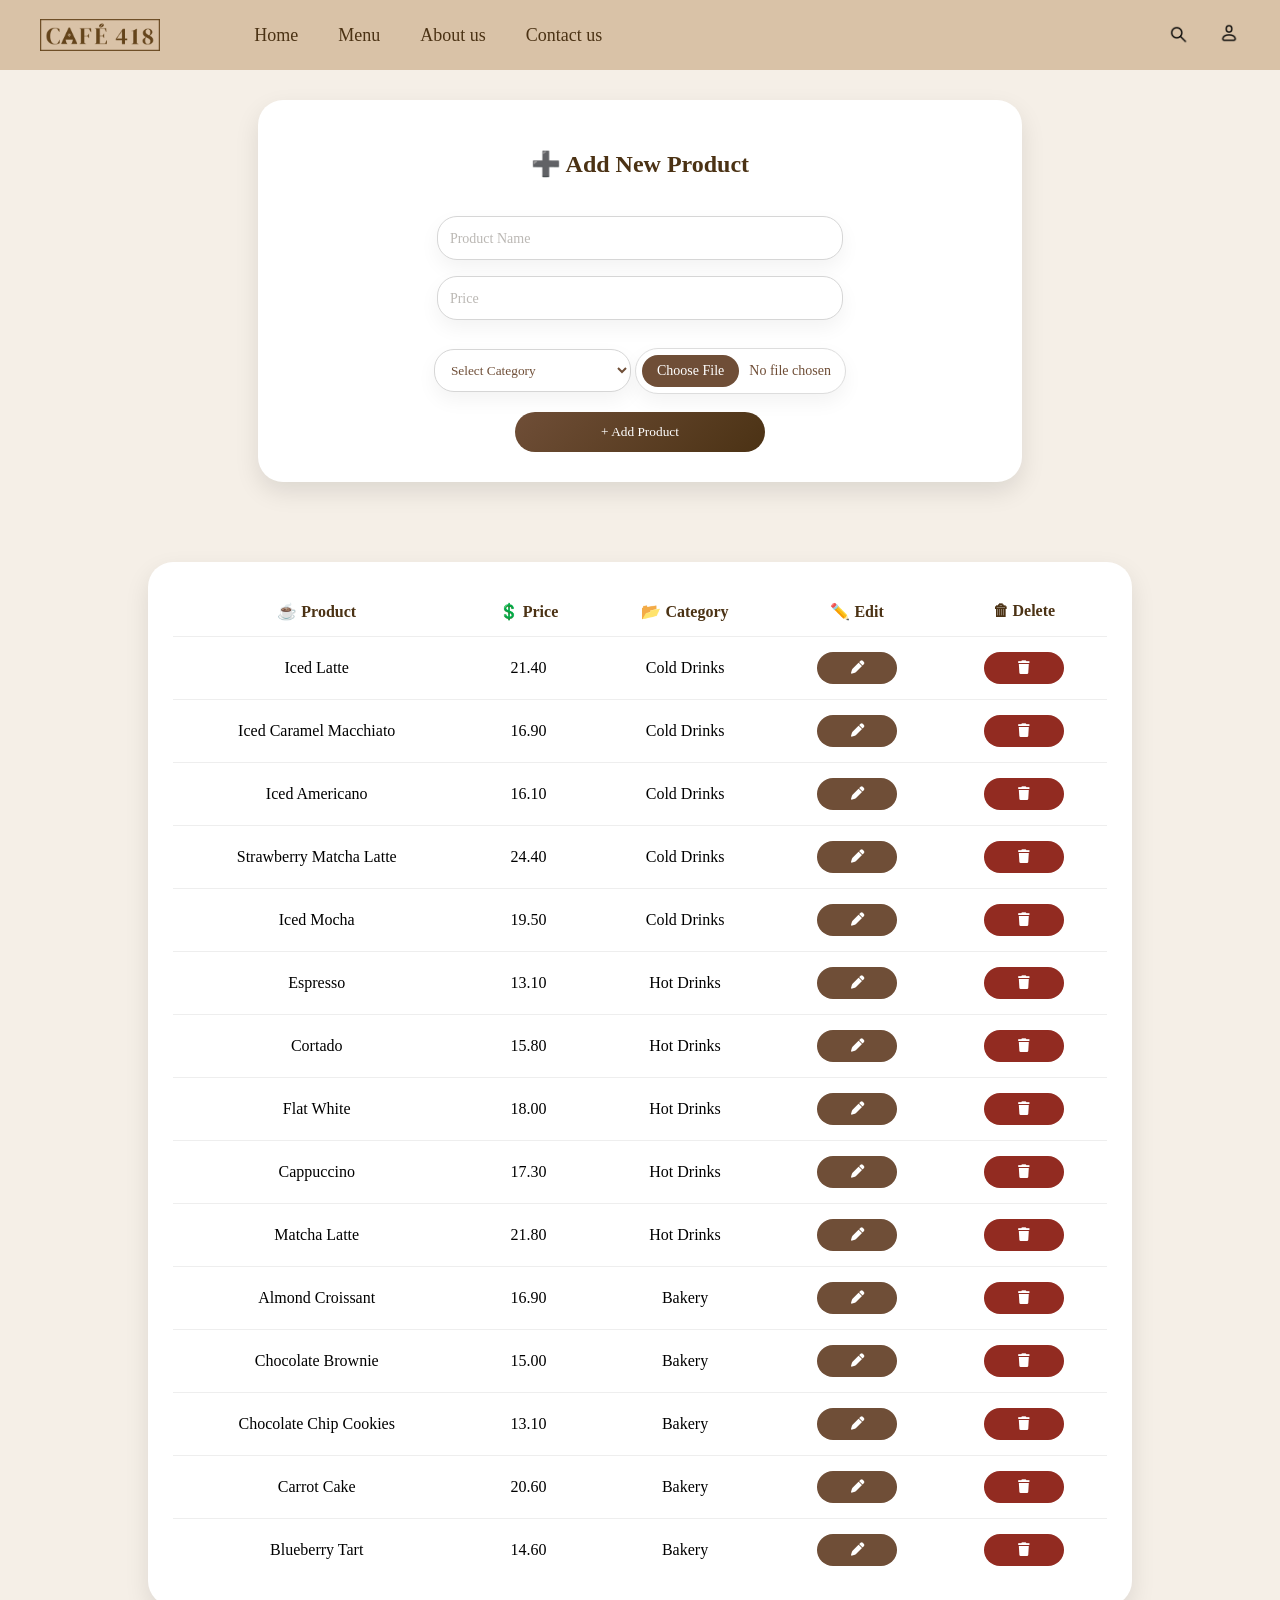
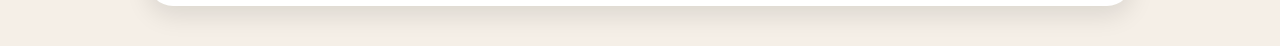
<file: admin.html>
<!DOCTYPE html>
<html lang="en" class="bushra">
<head>
<meta charset="UTF-8">
<title>Product Management</title>

<link rel="stylesheet" href="styles.css">
<link rel="stylesheet" href="https://cdnjs.cloudflare.com/ajax/libs/font-awesome/6.5.0/css/all.min.css">
</head>

<body class="bushra">

<nav class="navbar">
  <div class="nav-left">
    <img src="./images/theLogo.png" class="logo">

    <div class="nav-links">
      <a href="#">Home</a>
      <a href="#">Menu</a>
      <a href="#">About us</a>
      <a href="#">Contact us</a>
    </div>
  </div>

  <div class="nav-icons">
    <img src="./images/icons/search.png" class="icon-img">
    <a href="#"><img src="./images/icons/profile.png" class="icon-img"></a>
  </div>
</nav>

<div class="container">


  <div class="form-card">
    <h2>➕ Add New Product</h2>
      <div class="products">
    <input type="text" placeholder="Product Name">
    <input type="number" placeholder="Price">
  </div>

    <select>
      <option>Select Category</option>
      <option>Cold Drinks</option>
      <option>Hot Drinks</option>
      <option>Bakery</option>
    </select>
    <input type="file" accept="image/*" class="file">
<div>
<button class="add-btn">+ Add Product</button>
  </div></div>

  <div class="table-card">
    <table>
      <thead>
        <tr>
          <th>☕ Product</th>
          <th>💲 Price</th>
          <th>📂 Category</th>
          <th>✏️ Edit</th>
          <th>🗑 Delete</th>
        </tr>
      </thead>

      <tbody>


  <tr>
    <td>Iced Latte</td>
    <td>21.40</td>
    <td>Cold Drinks</td>
    <td><button class="edit-btn"><i class="fa fa-pen"></i></button></td>
    <td><button class="delete-btn"><i class="fa fa-trash"></i></button></td>
  </tr>

  <tr>
    <td>Iced Caramel Macchiato</td>
    <td>16.90</td>
    <td>Cold Drinks</td>
    <td><button class="edit-btn"><i class="fa fa-pen"></i></button></td>
    <td><button class="delete-btn"><i class="fa fa-trash"></i></button></td>
  </tr>

  <tr>
    <td>Iced Americano</td>
    <td>16.10</td>
    <td>Cold Drinks</td>
    <td><button class="edit-btn"><i class="fa fa-pen"></i></button></td>
    <td><button class="delete-btn"><i class="fa fa-trash"></i></button></td>
  </tr>

  <tr>
    <td>Strawberry Matcha Latte</td>
    <td>24.40</td>
    <td>Cold Drinks</td>
    <td><button class="edit-btn"><i class="fa fa-pen"></i></button></td>
    <td><button class="delete-btn"><i class="fa fa-trash"></i></button></td>
  </tr>

  <tr>
    <td>Iced Mocha</td>
    <td>19.50</td>
    <td>Cold Drinks</td>
    <td><button class="edit-btn"><i class="fa fa-pen"></i></button></td>
    <td><button class="delete-btn"><i class="fa fa-trash"></i></button></td>
  </tr>


  <tr>
    <td>Espresso</td>
    <td>13.10</td>
    <td>Hot Drinks</td>
    <td><button class="edit-btn"><i class="fa fa-pen"></i></button></td>
    <td><button class="delete-btn"><i class="fa fa-trash"></i></button></td>
  </tr>

  <tr>
    <td>Cortado</td>
    <td>15.80</td>
    <td>Hot Drinks</td>
    <td><button class="edit-btn"><i class="fa fa-pen"></i></button></td>
    <td><button class="delete-btn"><i class="fa fa-trash"></i></button></td>
  </tr>

  <tr>
    <td>Flat White</td>
    <td>18.00</td>
    <td>Hot Drinks</td>
    <td><button class="edit-btn"><i class="fa fa-pen"></i></button></td>
    <td><button class="delete-btn"><i class="fa fa-trash"></i></button></td>
  </tr>

  <tr>
    <td>Cappuccino</td>
    <td>17.30</td>
    <td>Hot Drinks</td>
    <td><button class="edit-btn"><i class="fa fa-pen"></i></button></td>
    <td><button class="delete-btn"><i class="fa fa-trash"></i></button></td>
  </tr>

  <tr>
    <td>Matcha Latte</td>
    <td>21.80</td>
    <td>Hot Drinks</td>
    <td><button class="edit-btn"><i class="fa fa-pen"></i></button></td>
    <td><button class="delete-btn"><i class="fa fa-trash"></i></button></td>
  </tr>


  <tr>
    <td>Almond Croissant</td>
    <td>16.90</td>
    <td>Bakery</td>
    <td><button class="edit-btn"><i class="fa fa-pen"></i></button></td>
    <td><button class="delete-btn"><i class="fa fa-trash"></i></button></td>
  </tr>

  <tr>
    <td>Chocolate Brownie</td>
    <td>15.00</td>
    <td>Bakery</td>
    <td><button class="edit-btn"><i class="fa fa-pen"></i></button></td>
    <td><button class="delete-btn"><i class="fa fa-trash"></i></button></td>
  </tr>

  <tr>
    <td>Chocolate Chip Cookies</td>
    <td>13.10</td>
    <td>Bakery</td>
    <td><button class="edit-btn"><i class="fa fa-pen"></i></button></td>
    <td><button class="delete-btn"><i class="fa fa-trash"></i></button></td>
  </tr>

  <tr>
    <td>Carrot Cake</td>
    <td>20.60</td>
    <td>Bakery</td>
    <td><button class="edit-btn"><i class="fa fa-pen"></i></button></td>
    <td><button class="delete-btn"><i class="fa fa-trash"></i></button></td>
  </tr>

  <tr>
    <td>Blueberry Tart</td>
    <td>14.60</td>
    <td>Bakery</td>
    <td><button class="edit-btn"><i class="fa fa-pen"></i></button></td>
    <td><button class="delete-btn"><i class="fa fa-trash"></i></button></td>
  </tr>

</tbody>
    </table>
  </div>

</div>

</body>
</html>
</file>
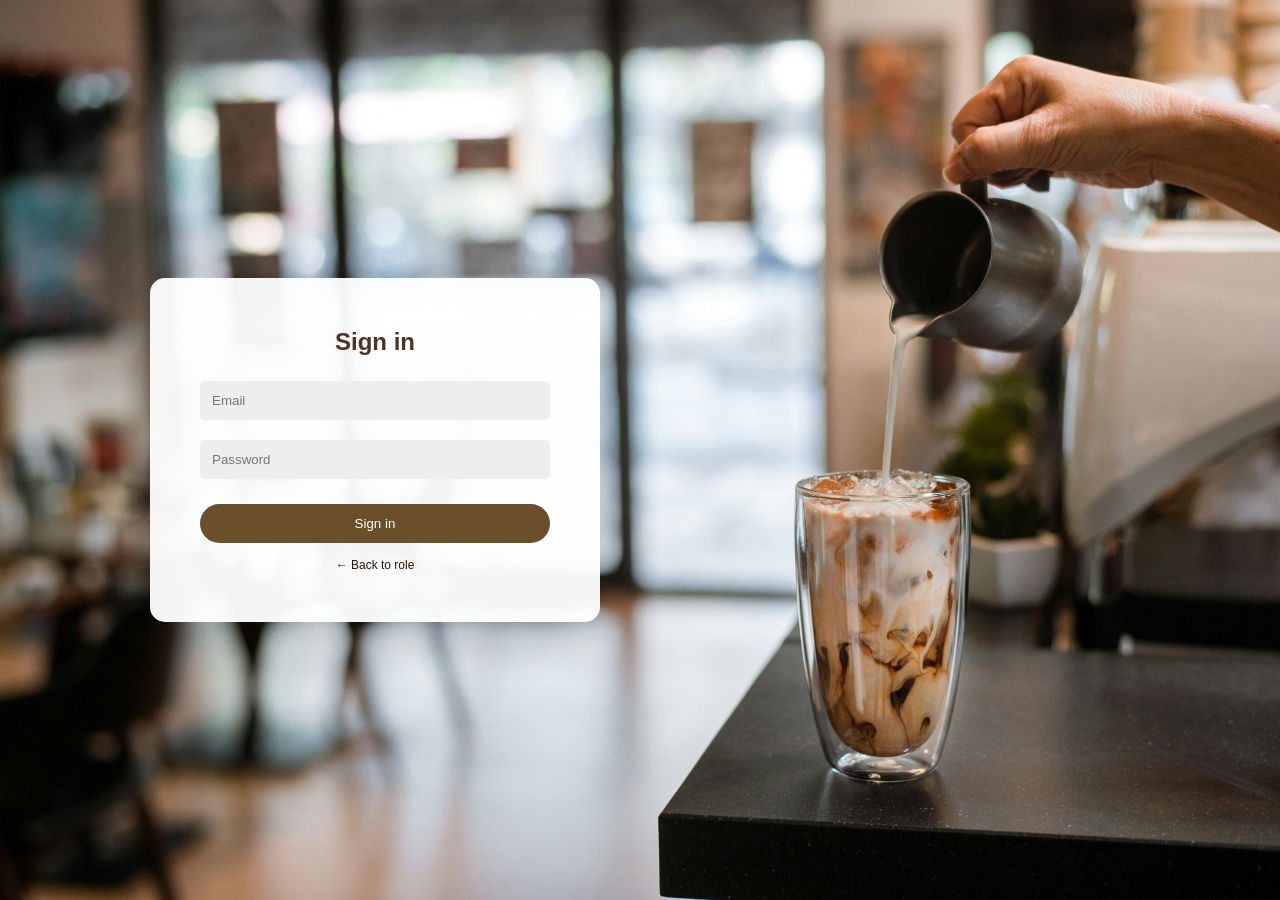
<file: adminlogin.html>
<!DOCTYPE html>
<html lang="en" class="mnna">
<head>
<meta charset="UTF-8">
<title>Login</title>
<link rel="stylesheet" href="styles.css">
</head>
<body class="login-page">
<div class="cardform">

    <form class="form" action="admin.html" method="get">
    <h2>Sign in</h2>
    <input type="email" placeholder="Email">
    <input type="password" placeholder="Password">
    <button>Sign in</button>
<a href="role.html" class="back-link">← Back to role</a>

  </form>

</div>

</body>
</html>
</file>
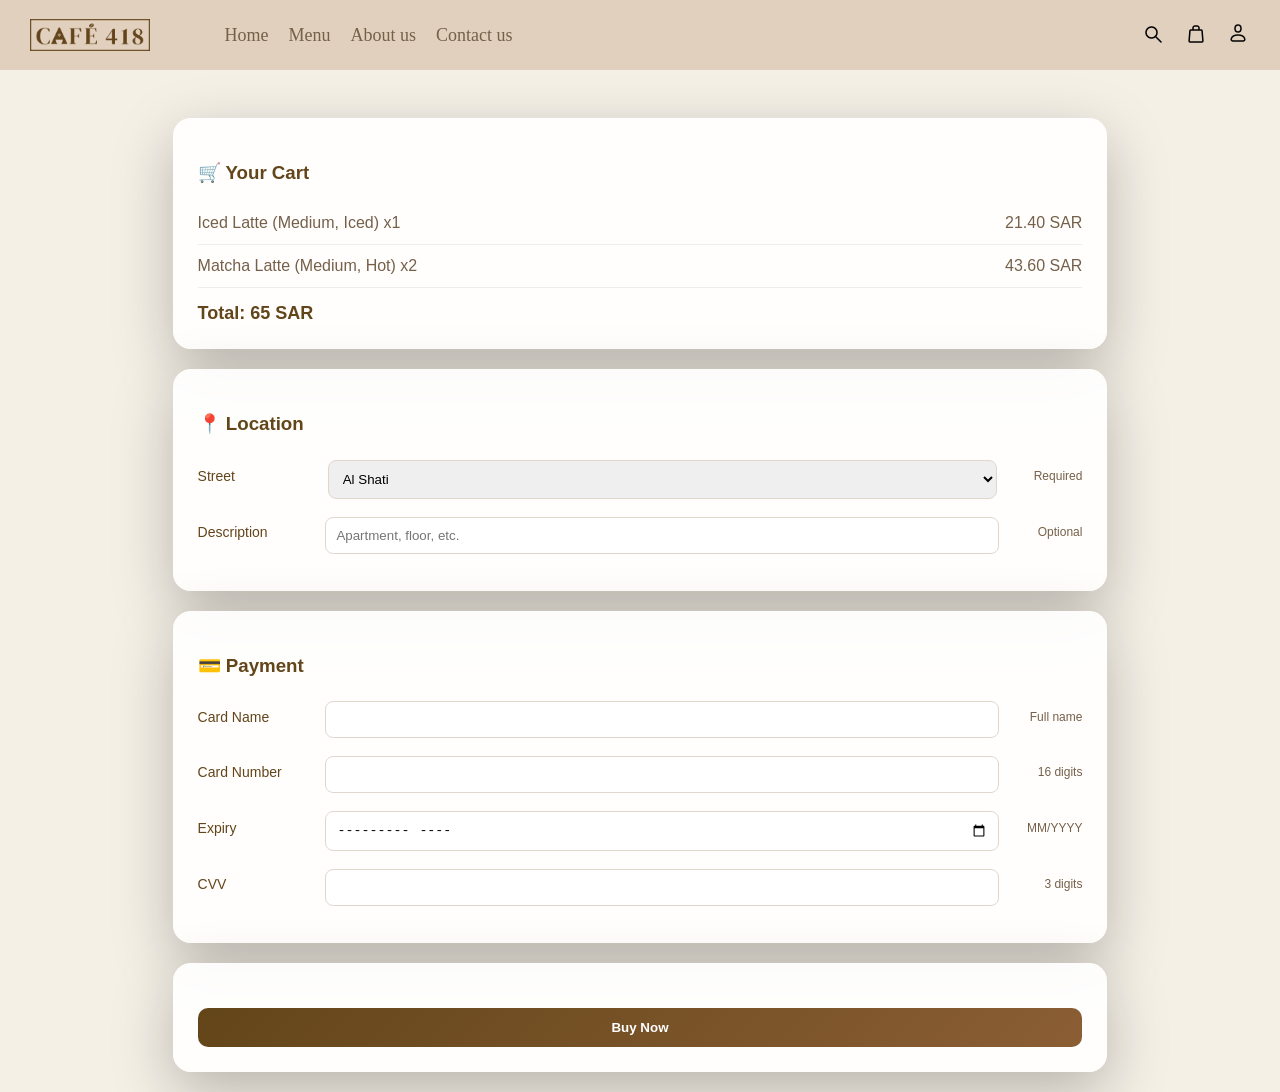
<file: cart.html>
<!DOCTYPE html>
<html lang="en" class="mb">
<head>
<meta charset="UTF-8">
<title>Cart</title>
<link rel="stylesheet" href="styles.css">
</head>

<body>

<div class="navbar">

    <div class="nav-left">
        <img src="./images/theLogo.png" class="logo">

        <div class="nav-links">
            <a href="home.html">Home</a>
            <a href="menu.html">Menu</a>
            <a href="about.html">About us</a>
            <a href="contact-us.html">Contact us</a>
        </div>
    </div>

    <div class="nav-icons">
        <img src="./images/icons/search.png" class="icon-img">
        <img src="./images/icons/cart.png" class="icon-img" onclick="window.location.href='cart.html'">
          <a href="profile.html"><img src="./images/icons/profile.png" class="icon-img"></a>
    </div>

</div>


<div class="cart-section">

    <h3 style="color:#63451a;">🛒 Your Cart</h3>

    <div class="cart-item">
        <span>Iced Latte (Medium, Iced) x1</span>
        <span>21.40 SAR</span>
    </div>

    <div class="cart-item">
        <span>Matcha Latte (Medium, Hot) x2</span>
        <span>43.60 SAR</span>
    </div>

    <div class="total">
        Total: 65 SAR
    </div>

</div>

<div class="cart-section">

    <h3 style="color:#63451a;">📍 Location</h3>

<div class="form-row">
    <label>Street</label>

 <select>
    <option selected>Al Shati</option>
    <option>Al Faisaliyah</option>
    <option>Al Muhammadiyah</option>
    <option>Al Rakah</option>
    <option>Al Aziziyah</option>
    <option>Al Mazruiyah</option>
    <option>Al Rawdah</option>
    <option>Al Qadisiyah</option>
    <option>Al Nada</option>
    <option>Al Khalidiyah</option>
    <option>Al Jamiyin</option>
    <option>Al Dawasir</option>
    <option>Al Jalawiyah</option>
    <option>Al Badiyah</option>
    <option>Al Anoud</option>
    <option>King Fahd Road</option>
    <option>Prince Mohammed Bin Fahd Road</option>
    <option>Corniche Road</option>
    <option>King Saud Street</option>
    <option>King Khalid Street</option>
</select>

    <span class="hint">Required</span>
</div>

    <div class="form-row">
        <label>Description</label>
        <input type="text" placeholder="Apartment, floor, etc.">
        <span class="hint">Optional</span>
    </div>

</div>

<div class="cart-section">

    <h3 style="color:#63451a;">💳 Payment</h3>

    <div class="form-row">
        <label>Card Name</label>
        <input type="text">
        <span class="hint">Full name</span>
    </div>

    <div class="form-row">
        <label>Card Number</label>
        <input type="text">
        <span class="hint">16 digits</span>
    </div>

    <div class="form-row">
        <label>Expiry</label>
        <input type="month">
        <span class="hint">MM/YYYY</span>
    </div>

    <div class="form-row">
        <label>CVV</label>
        <input type="text">
        <span class="hint">3 digits</span>
    </div>

</div>


<div class="cart-section">

    <button class="btn" onclick="window.location.href='home.html'">
        Buy Now
    </button>

</div>

</body>
</html>
</file>
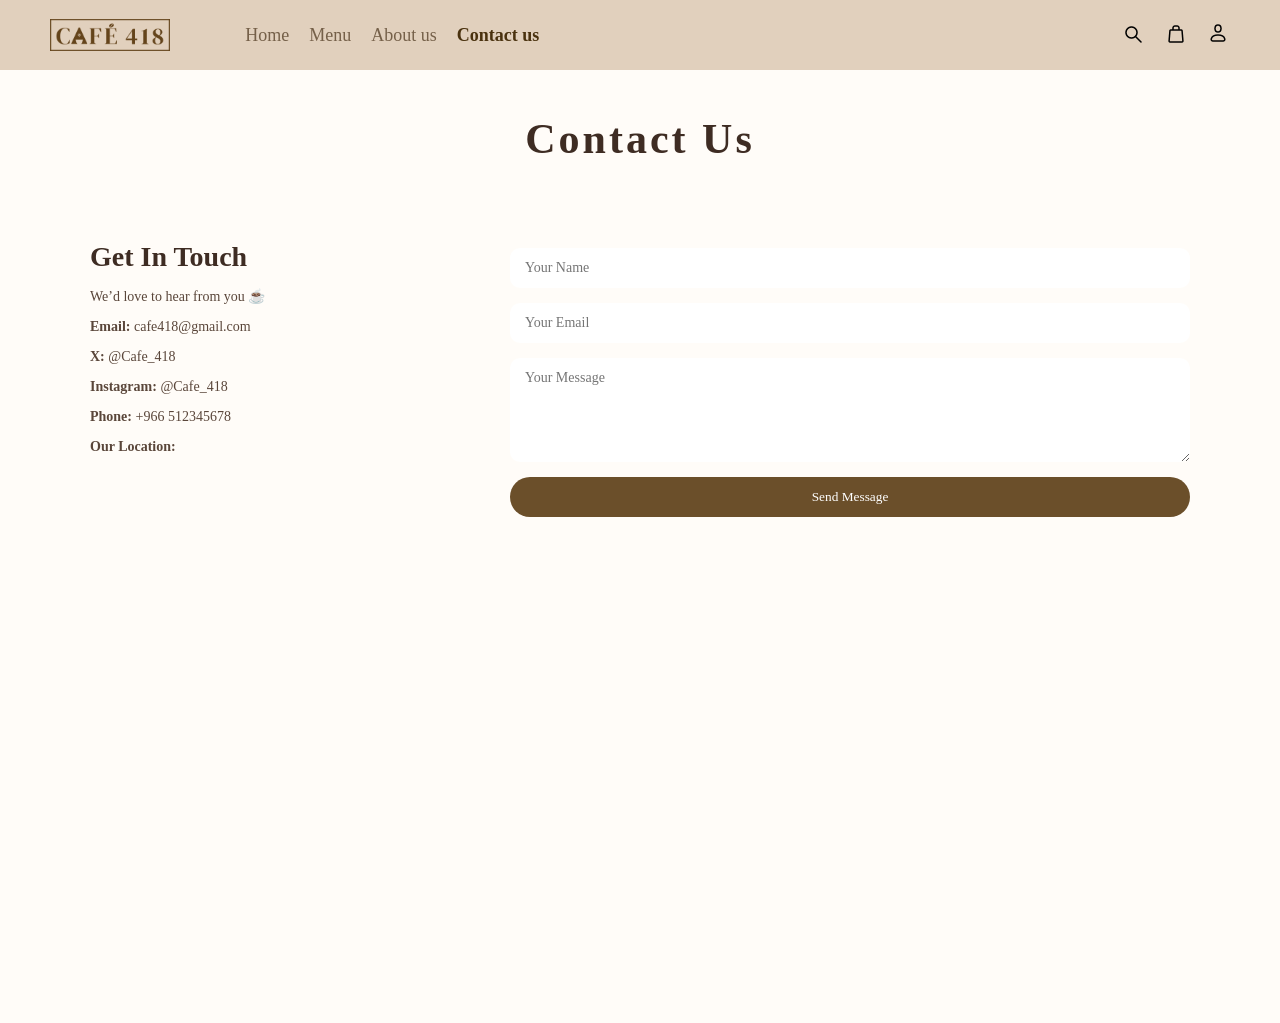
<file: contact-us.html>
<!DOCTYPE html>
<html  lang="en" class="mm">
    <head>
        <meta charset="UTF-8" />
        <meta name="viewport" content="width=device-width, initial-scale=1.0">
<title>Contact us - Café 418</title>

<link rel="stylesheet" href="styles.css">
    </head>
    <body>
    
    <div class="navbar">
      <div class="nav-left">
        <img src="./images/theLogo.png" class="logo">

        <div class="nav-links">
          <a href="home.html">Home</a>
          <a href="menu.html">Menu</a>
          <a href="about.html">About us</a>
          <a href="contact-us.html" class="active">Contact us</a>
        </div>
      </div>

    <div class="nav-icons">
        <img src="./images/icons/search.png" class="icon-img">
        <img src="./images/icons/cart.png" class="icon-img" onclick="window.location.href='cart.html'">
          <a href="profile.html"><img src="./images/icons/profile.png" class="icon-img"></a>
    </div>

    </div>
    
<section class="contact-section">
  <h2 class="title" >Contact Us</h2>

  <div class="contact-container">

  <div class="contact-left">

    <div class="contact-info">
      <h3>Get In Touch</h3>
      <p>We’d love to hear from you ☕</p>

      
      <p><strong>Email:</strong> cafe418@gmail.com</p>
      <p><strong>X:</strong> @Cafe_418</p>
      <p><strong>Instagram:</strong> @Cafe_418</p>
      <p><strong>Phone:</strong> +966 512345678</p>
      <p><strong>Our Location:</strong></p>
          <div class="map-container">
      <iframe title="Cafe 418 Location"
        src="https://www.google.com/maps?q=%D9%82%D8%B3%D9%85%20%D8%A7%D9%84%D8%B7%D8%A7%D9%84%D8%A8%D8%A7%D8%AA%2C%20%D9%85%D8%A8%D9%86%D9%89%20650%2C%20%D9%83%D9%84%D9%8A%D8%A9%20%D8%B9%D9%84%D9%88%D9%85%20%D8%A7%D9%84%D8%AD%D8%A7%D8%B3%D8%A8%20%D9%88%D8%AA%D9%82%D9%86%D9%8A%D8%A9%20%D8%A7%D9%84%D9%85%D8%B9%D9%84%D9%88%D9%85%D8%A7%D8%AA%2C%207550%20%D8%B7%D8%B1%D9%8A%D9%82%20%D8%A7%D9%84%D9%85%D9%84%D9%83%20%D9%81%D9%8A%D8%B5%D9%84%2C%20%D8%A7%D9%84%D8%B5%D9%81%D8%A7%2C%20%D8%A7%D9%84%D8%AF%D9%85%D8%A7%D9%85%2034221&output=embed"
        loading="lazy">
      </iframe>
    </div>
    </div>

 


  </div>

  <form class="contact-form">
    <input type="text" placeholder="Your Name" required>
    <input type="email" placeholder="Your Email" required>
    <textarea placeholder="Your Message" rows="5"></textarea>
    <button type="submit">Send Message</button>
  </form>

</div>

</section>
    </body>
</html>
</file>
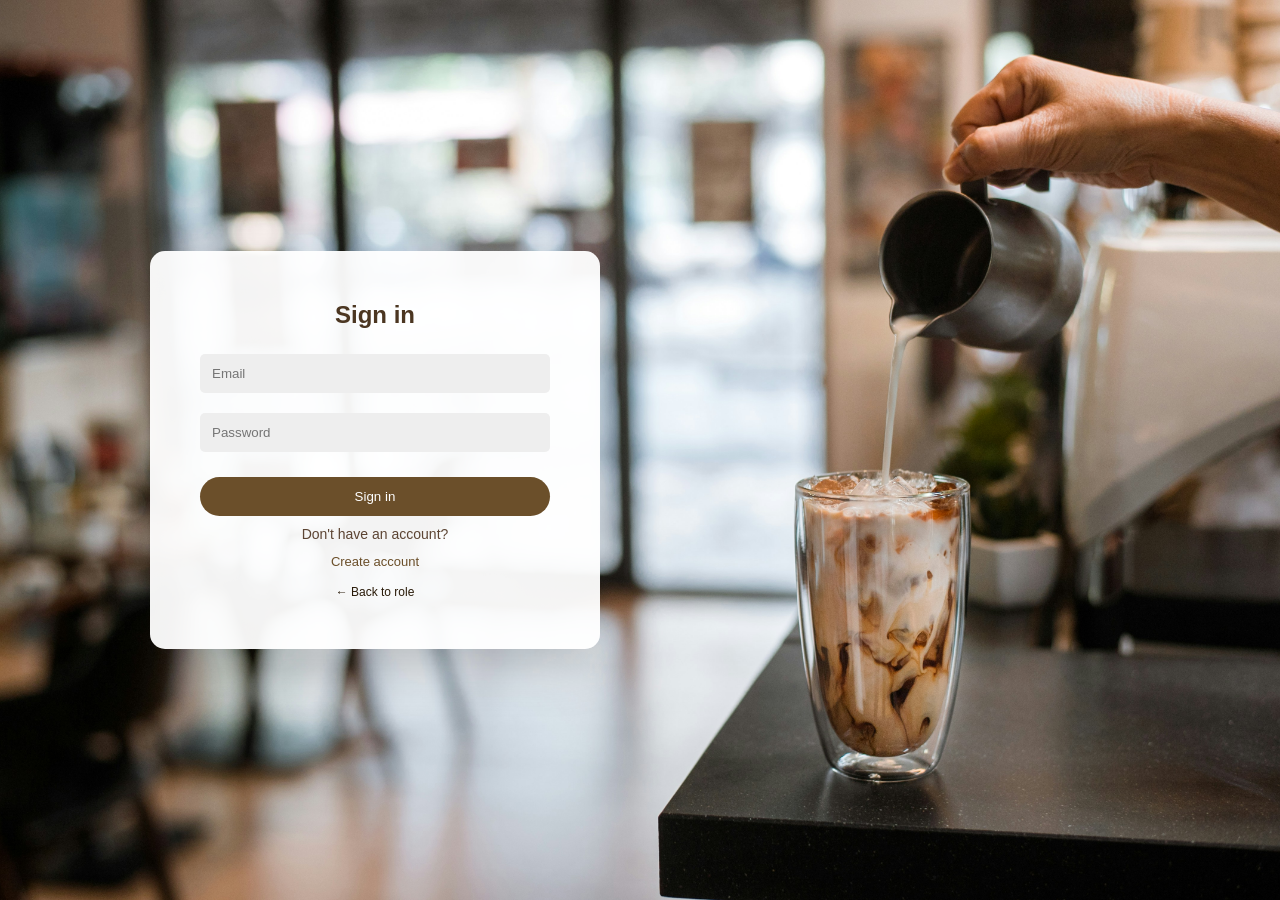
<file: login.html>
<!DOCTYPE html>
<html lang="en" class="mnna">
<head>
<meta charset="UTF-8">
<title>Login</title>
<link rel="stylesheet" href="styles.css">
</head>
<body class="login-page">
<div class="cardform">

    <form class="form" action="menu.html" method="get">
    <h2>Sign in</h2>
    <input type="email" placeholder="Email">
    <input type="password" placeholder="Password">
    <button>Sign in</button>

 <p>Don't have an account?</p>

<a href="signup.html">Create account</a>

<a href="role.html" class="back-link">← Back to role</a>

  </form>

</div>

</body>
</html>
</file>
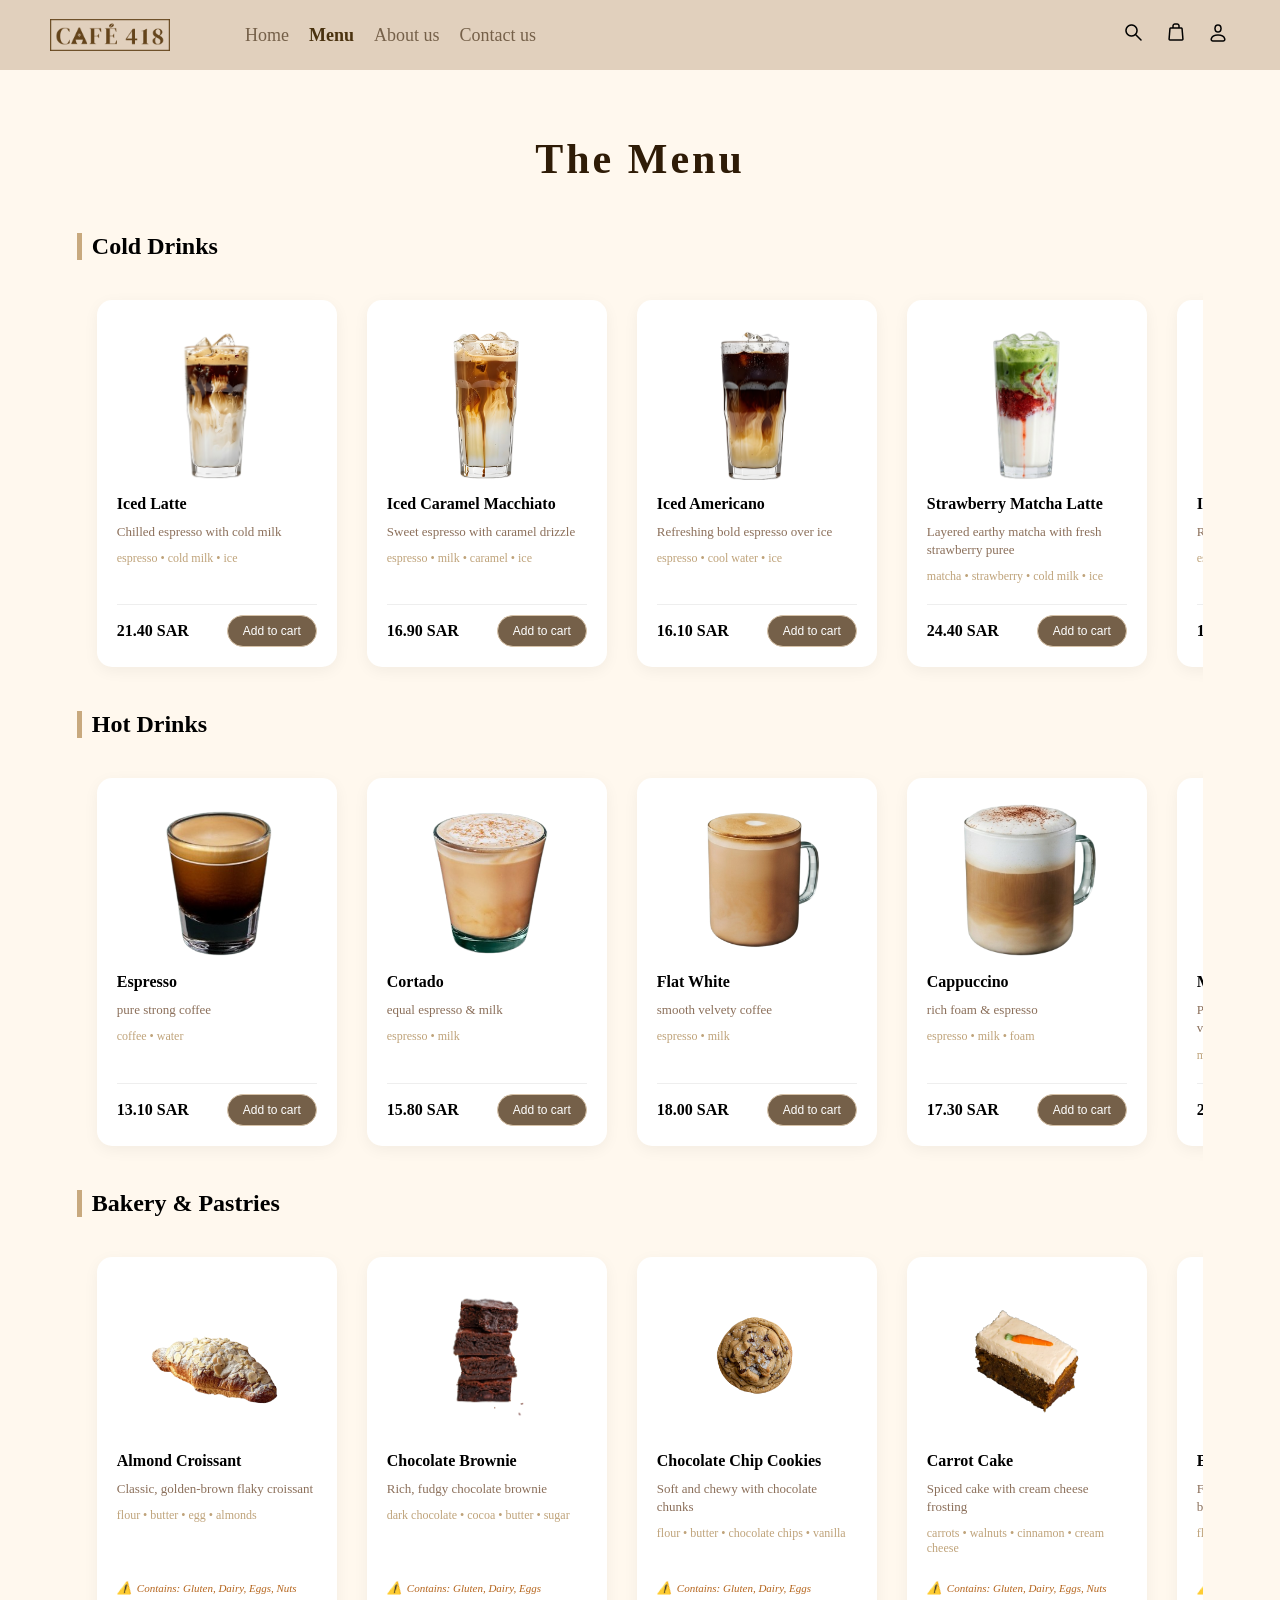
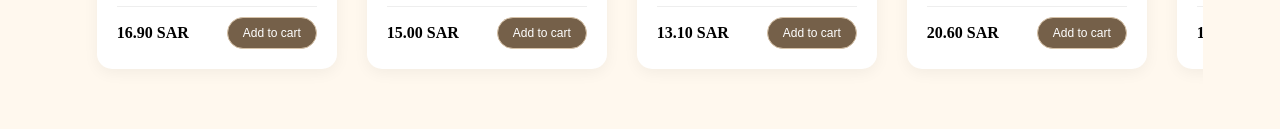
<file: menu.html>
<!DOCTYPE html>
<html lang="en" class="mm">
<head>
  <meta charset="UTF-8">
  <meta name="viewport" content="width=device-width, initial-scale=1.0">
  <title>Menu - Café 418</title>
  <link rel="stylesheet" href="styles.css">

</head>

<body>

       <nav class="navbar">

        <nav class="nav-left">
          
          <img src="./images/theLogo.png" class="logo">

          <nav class="nav-links">
            <a href="home.html">Home</a>
            <a href="menu.html" class="active">Menu</a>
            <a href="about.html">About us</a>
            <a href="contact-us.html">Contact us</a>
          </nav>

        </nav>

        <nav class="nav-icons">
          <a><img src="./images/icons/search.png" class="icon-img"></a>
          <a href="cart.html"><img src="./images/icons/cart.png" class="icon-img"></a>
          <a href="profile.html"><img src="./images/icons/profile.png" class="icon-img"></a>
        </nav>

      </nav>


  <section class="menu-section">

    <h2 class="title">The Menu</h2>

    <div class="menu-category">

      <h3 class="category-title">Cold Drinks</h3>

      <div class="slider-wrapper">

        <div class="menu-grid iced-slider" id="icedSlider">

          <div class="card">
          <img src="./images/iced-latte.png">
            <div class="card-info">
              <h3>Iced Latte</h3>
              <p class="desc">Chilled espresso with cold milk</p>
              <p class="ingredients">espresso • cold milk • ice</p>
              <div class="card-bottom">
                <span>21.40 SAR</span>
                <button class="add-btn" onclick="window.location.href='Product_details.html'">Add to cart</button>
              </div>
            </div>
          </div>

          <div class="card">
          <img src="./images/Iced-Caramel-Macchiato.png">
            <div class="card-info">
              <h3>Iced Caramel Macchiato</h3>
              <p class="desc">Sweet espresso with caramel drizzle</p>
              <p class="ingredients">espresso • milk • caramel • ice</p>
              <div class="card-bottom">
                <span>16.90 SAR</span>
                <button class="add-btn" onclick="window.location.href='Product_details.html'">Add to cart</button>
              </div>
            </div>
          </div>

          <div class="card">
          <img src="./images/iced-americano.png">
            <div class="card-info">
              <h3>Iced Americano</h3>
              <p class="desc">Refreshing bold espresso over ice</p>
              <p class="ingredients">espresso • cool water • ice</p>
              <div class="card-bottom">
                <span>16.10 SAR</span>
                <button class="add-btn" onclick="window.location.href='Product_details.html'">Add to cart</button>
              </div>
            </div>
          </div>

          <div class="card">
  <img src="./images/strawberry-matcha.png" alt="Strawberry Matcha">
            <div class="card-info">
              <h3>Strawberry Matcha Latte</h3>
              <p class="desc">Layered earthy matcha with fresh strawberry puree</p>
              <p class="ingredients">matcha • strawberry • cold milk • ice</p>
              <div class="card-bottom">
                <span>24.40 SAR</span>
                <button class="add-btn" onclick="window.location.href='Product_details.html'">Add to cart</button>
              </div>
            </div>
          </div>

          <div class="card">
          <img src="./images/iced-mocha.png">
            <div class="card-info">
            <h3>Iced Mocha</h3>
              <p class="desc">Rich chocolate, espresso and ice</p>
              <p class="ingredients">espresso • chocolate • milk • ice</p>
              <div class="card-bottom">
                <span>19.50 SAR</span>
                <button class="add-btn" onclick="window.location.href='Product_details.html'">Add to cart</button>
              </div>
            </div>
          </div>

        </div>
      </div>
    </div>



    <div class="menu-category">

      <h3 class="category-title">Hot Drinks</h3>

      <div class="slider-wrapper">

        <div class="menu-grid iced-slider" id="hotSlider">

          <div class="card">
        <img src="./images/espresso.png">
            <div class="card-info">
              <h3>Espresso</h3>
              <p class="desc">pure strong coffee</p>
              <p class="ingredients">coffee • water</p>
              <div class="card-bottom">
                <span>13.10 SAR</span>
                <button class="add-btn" onclick="window.location.href='Product_details.html'">Add to cart</button>
              </div>
            </div>
          </div>

          <div class="card">
        <img src="./images/cortado.png">
            <div class="card-info">
              <h3>Cortado</h3>
              <p class="desc">equal espresso & milk</p>
              <p class="ingredients">espresso • milk</p>
              <div class="card-bottom">
                <span>15.80 SAR</span>
                <button class="add-btn" onclick="window.location.href='Product_details.html'">Add to cart</button>
              </div>
            </div>
          </div>

          <div class="card">
        <img src="./images/flat-white.png">
            <div class="card-info">
              <h3>Flat White</h3>
              <p class="desc">smooth velvety coffee</p>
              <p class="ingredients">espresso • milk</p>
              <div class="card-bottom">
                <span>18.00 SAR</span>
                <button class="add-btn" onclick="window.location.href='Product_details.html'">Add to cart</button>
              </div>
            </div>
          </div>

          <div class="card">
        <img src="./images/cappuccino.png">
            <div class="card-info">
              <h3>Cappuccino</h3>
              <p class="desc">rich foam & espresso</p>
              <p class="ingredients">espresso • milk • foam</p>
              <div class="card-bottom">
                <span>17.30 SAR</span>
                <button class="add-btn" onclick="window.location.href='Product_details.html'">Add to cart</button>
              </div>
            </div>
          </div>

          <div class="card">
  <img src="./images/matcha-latte.png" alt="Matcha Latte">
            <div class="card-info">
              <h3>Matcha Latte</h3>
              <p class="desc">Premium grade matcha with steamed velvety milk</p>
              <p class="ingredients">matcha • hot milk • water</p>
              <div class="card-bottom">
                <span>21.80 SAR</span>
                <button class="add-btn" onclick="window.location.href='Product_details.html'">Add to cart</button>
              </div>
            </div>
          </div>

        </div>
      </div>
    </div>


    <div class="menu-category">

      <h3 class="category-title">Bakery & Pastries</h3>

      <div class="slider-wrapper">

        <div class="menu-grid iced-slider" id="bakerySlider">

          <div class="card">
        <img src="./images/almond_croissant.png" alt="Almond Croissant">
            <div class="card-info">
              <h3>Almond Croissant</h3>
              <p class="desc">Classic, golden-brown flaky croissant</p>
              <p class="ingredients">flour • butter • egg • almonds</p>
              <p class="allergy-info">Contains: Gluten, Dairy, Eggs, Nuts</p>
              <div class="card-bottom">
                <span>16.90 SAR</span>
                <button class="add-btn" onclick="window.location.href='Product_details.html'">Add to cart</button>
              </div>
            </div>
          </div>

          <div class="card">
        <img src="./images/brownie.png" alt="Brownie">
            <div class="card-info">
              <h3>Chocolate Brownie</h3>
              <p class="desc">Rich, fudgy chocolate brownie</p>
              <p class="ingredients">dark chocolate • cocoa • butter • sugar</p>
              <p class="allergy-info">Contains: Gluten, Dairy, Eggs</p>
              <div class="card-bottom">
                <span>15.00 SAR</span>
                <button class="add-btn" onclick="window.location.href='Product_details.html'">Add to cart</button>
              </div>
            </div>
          </div>

          <div class="card">
        <img src="./images/cookies.png" alt="Cookies">
            <div class="card-info">
              <h3>Chocolate Chip Cookies</h3>
              <p class="desc">Soft and chewy with chocolate chunks</p>
              <p class="ingredients">flour • butter • chocolate chips • vanilla</p>
              <p class="allergy-info">Contains: Gluten, Dairy, Eggs</p>
              <div class="card-bottom">
                <span>13.10 SAR</span>
                <button class="add-btn" onclick="window.location.href='Product_details.html'">Add to cart</button>
              </div>
            </div>
          </div>

          <div class="card">
        <img src="./images/carrot-cake.png" alt="Carrot Cake">
            <div class="card-info">
              <h3>Carrot Cake</h3>
              <p class="desc">Spiced cake with cream cheese frosting</p>
              <p class="ingredients">carrots • walnuts • cinnamon • cream cheese</p>
              <p class="allergy-info">Contains: Gluten, Dairy, Eggs, Nuts</p>
              <div class="card-bottom">
                <span>20.60 SAR</span>
                <button class="add-btn" onclick="window.location.href='Product_details.html'">Add to cart</button>
              </div>
            </div>
          </div>

          <div class="card">
  <img src="./images/blueberry-tart.png" alt="Blueberry Tart">
            <div class="card-info">
              <h3>Blueberry Tart</h3>
              <p class="desc">Freshly baked tart with juicy blueberries</p>
              <p class="ingredients">flour • butter • egg • blueberries</p>
              <p class="allergy-info">Contains: Gluten, Dairy, Eggs</p>
              <div class="card-bottom">
                <span>14.60 SAR</span>
                <button class="add-btn" onclick="window.location.href='Product_details.html'">Add to cart</button>
              </div>
            </div>
          </div>

        </div>

      </div>
    </div>

  </section>

</body>
</html>
</file>
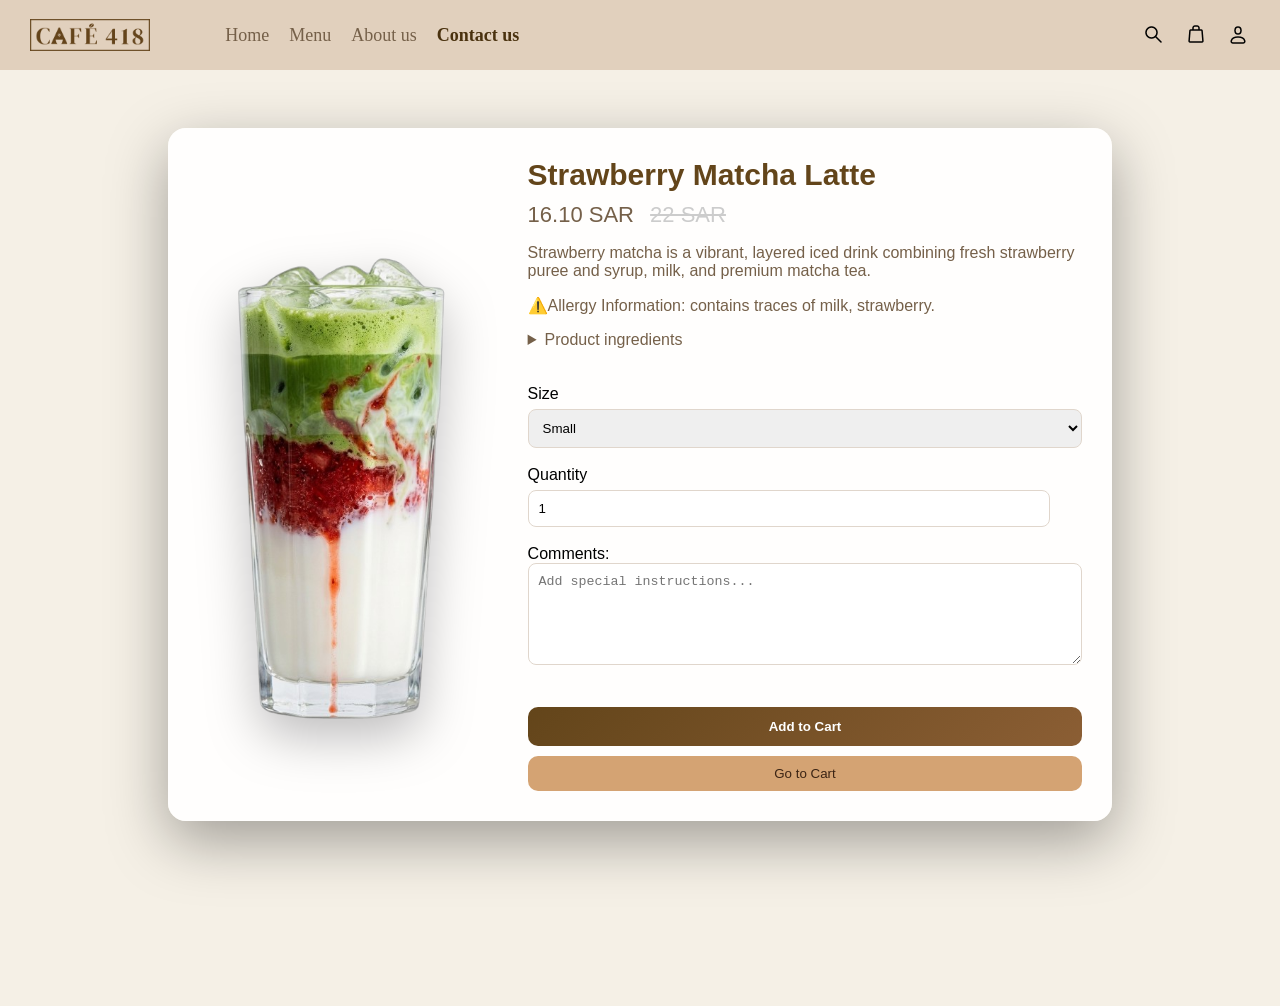
<file: Product_details.html>
<!DOCTYPE html>
<html lang="en" class="mb">
<head>
<meta charset="UTF-8">
<title>Product Page</title>
<link rel="stylesheet" href="styles.css">
</head>

<body>

<div class="navbar" >

    <div class="nav-left">
        <img src="./images/theLogo.png" class="logo">

        <div class="nav-links">
            <a href="home.html">Home</a>
            <a href="menu.html">Menu</a>
            <a href="about.html">About us</a>
            <a href="contact-us.html " class="active" >Contact us</a>
        </div>
    </div>

    <div class="nav-icons">
        <img src="./images/icons/search.png" class="icon-img" >
        <img src="./images/icons/cart.png" class="icon-img" onclick="window.location.href='cart.html'">
        <img src="./images/icons/profile.png" class="icon-img" onclick="window.location.href='profile.html'">
    </div>

</div>

<div class="container">

    <div class="product-img">
        <img src="./images/strawberry-matcha.png">
    </div>

    <div class="product-info">

        <div class="product-name">Strawberry Matcha Latte</div>

        <div class="price">
            16.10 SAR <span class="old-price">22 SAR</span>
        </div>

        <p> Strawberry matcha is a vibrant, layered iced drink combining fresh strawberry puree and syrup, milk, and premium matcha tea.</p>
        <p> ⚠️Allergy Information: contains traces of milk, strawberry.</p>
        <details>
            <summary>Product ingredients</summary>
            <ul>    
                <li>Matcha tea</li>
                <li>Strawberry</li>
                <li>Ice</li>
                <li>Milk</li>
            </ul>
        </details><br></br>

        <label>Size</label>
        <select>
            <option>Small</option>
            <option>Medium</option>
            <option>Large</option>
        </select><br></br>


        <label for="3">Quantity</label><br/>
        <input type="number" value="1" min="1" max="10" class="number" id="3"><br></br>

                <label>Comments: </label>
        <textarea placeholder="Add special instructions..."></textarea><br></br>

<a href="menu.html">
        <button class="btn">Add to Cart</button>
</a>
<a href="cart.html">
    <button class="back">Go to Cart</button>
</a>

    </div>

</div>

</body>
</html>
</file>
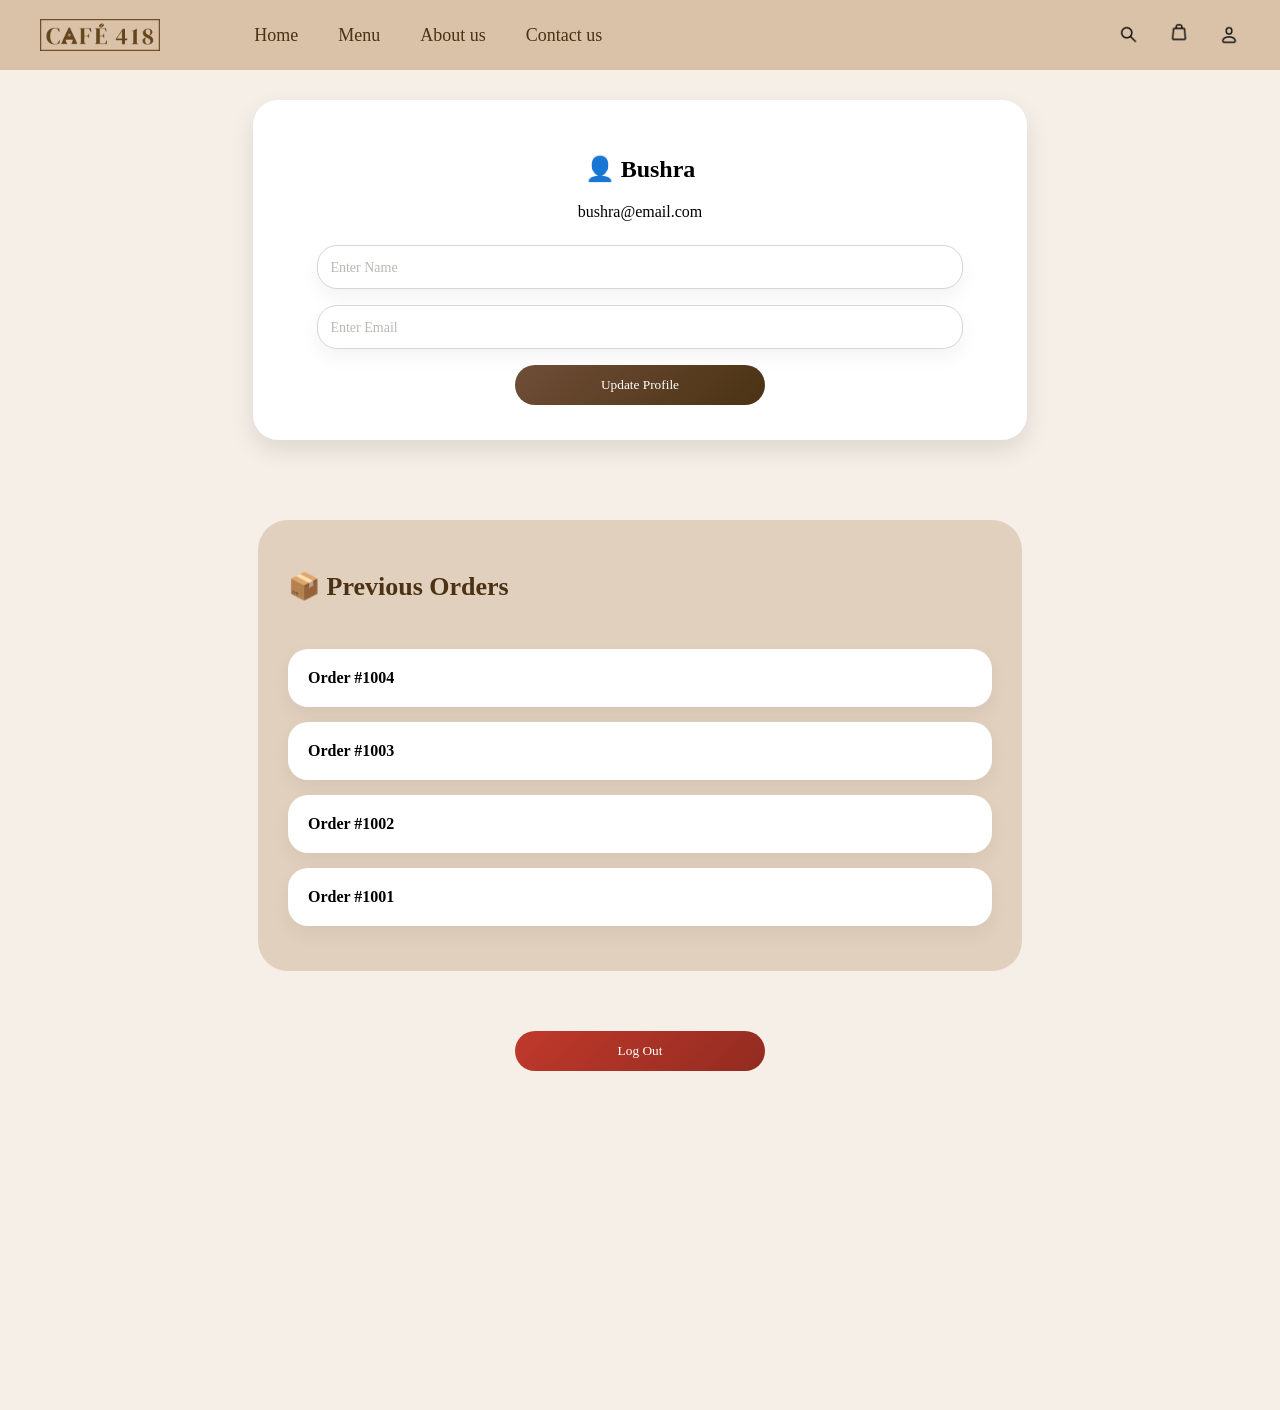
<file: profile.html>
<!DOCTYPE html>
<html lang="en" class="bushra">
<head>
<meta charset="UTF-8">
<meta name="viewport" content="width=device-width, initial-scale=1.0">
<title>User Profile</title>

<link rel="stylesheet" href="styles.css">
<link rel="stylesheet" href="https://cdnjs.cloudflare.com/ajax/libs/font-awesome/6.5.0/css/all.min.css">

</head>

<body class="bushra">

<nav class="navbar">
  <div class="nav-left">
    <img src="./images/theLogo.png" class="logo">

    <div class="nav-links">
      <a href="home.html">Home</a>
      <a href="menu.html">Menu</a>
      <a href="about.html">About us</a>
      <a href="contact-us.html">Contact us</a>
    </div>
  </div>

  <div class="nav-icons">
    <img src="./images/icons/search.png" class="icon-img">
    <a href="cart.html"><img src="./images/icons/cart.png" class="icon-img"></a>
    <img src="./images/icons/profile.png" class="icon-img">
  </div>
</nav>

<div class="container">

  <div class="card">
    <h2>👤 Bushra</h2>
    <p>bushra@email.com</p>

    <div class="input-group">
      <input type="text" placeholder="Enter Name">
      <input type="email" placeholder="Enter Email">
    </div>

    <button>Update Profile</button>
  </div>

  <div class="orders-container">

    <div class="orders-header">
      <h2>📦 Previous Orders</h2>
    </div>

    <details class="order-card">
      <summary>
        <div class="order-header">
          <span>Order #1004</span>
        </div>
      </summary>

      <div class="order-details">
       <span class="header-date"> 📅 17th April 2026 </span> 
        <div class="item"><span>☕ Iced Latte</span><span>21.40 SAR</span></div>
        <div class="item"><span>☕ Cappuccino</span><span>17.30 SAR</span></div>
        <div class="item"><span>🍫 Chocolate Brownie</span><span>15.60 SAR</span></div>
        <div class="total">💰 Total: 54.30 SAR</div>
      </div>
    </details>

    <details class="order-card">
      <summary>
        <div class="order-header">
          <span>Order #1003</span>
        </div>
      </summary>

      <div class="order-details">
        <span class="header-date"> 📅 14th April 2026 </span> 
        <div class="item"><span>☕ Iced Americano</span><span>16.10 SAR</span></div>
        <div class="item"><span>☕ Flat White</span><span>18.00 SAR</span></div>
        <div class="item"><span>🍪 Cookies</span><span>8.10 SAR</span></div>
        <div class="total">💰 Total: 42.20 SAR</div>
      </div>
    </details>

    <details class="order-card">
      <summary>
        <div class="order-header">
          <span>Order #1002</span>
        </div>
      </summary>

      <div class="order-details">
        <span class="header-date"> 📅 10th April 2026 </span> 
        <div class="item"><span>🍵 Matcha Latte</span><span>21.80 SAR</span></div>
        <div class="item"><span>☕ Iced Mocha</span><span>19.50 SAR</span></div>
        <div class="item"><span>🥐 Almond Croissant</span><span>19.70 SAR</span></div>
        <div class="total">💰 Total: 61.00 SAR</div>
      </div>
    </details>

    <details class="order-card">
      <summary>
        <div class="order-header">
          <span>Order #1001</span>
        </div>
      </summary>

      <div class="order-details">
        <span class="header-date"> 📅 1st April 2026 </span> 
        <div class="item"><span>☕ Espresso</span><span>13.10 SAR</span></div>
        <div class="item"><span>☕ Cortado</span><span>15.80 SAR</span></div>
        <div class="item"><span>🍪 Cookies</span><span>9.50 SAR</span></div>
        <div class="total">💰 Total: 38.40 SAR</div>
      </div>
    </details>

  </div>

</div>

<button class="logout">Log Out</button>

</body>
</html>
</file>
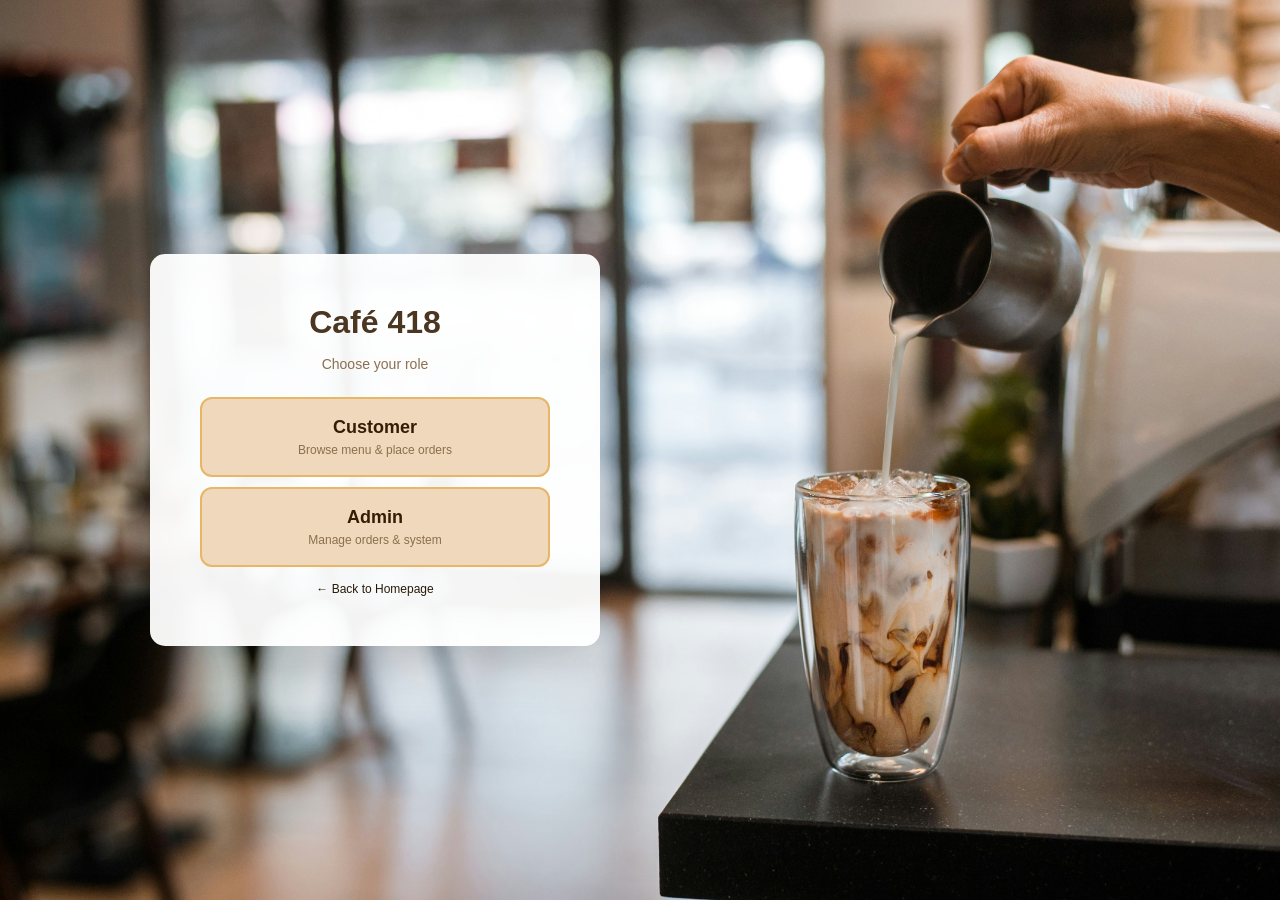
<file: role.html>
<!DOCTYPE html>
<html lang="en" class="mnna">
<head>
<meta charset="UTF-8">
<title>Café 418 - Role</title>
<link rel="stylesheet" href="styles.css">
</head>

<body class="role-page">

<div class="cardform">

  <h1>Café 418</h1>
  <p class="subtitle">Choose your role</p>

<div class="roles">

  <a href="login.html" class="role">
    <div class="role-title">Customer</div>
    <div class="role-desc">Browse menu & place orders</div>
  </a>

  <a href="adminlogin.html" class="role">
    <div class="role-title">Admin</div>
    <div class="role-desc">Manage orders & system</div>
  </a>

  <a href="home.html" class="back-link">← Back to Homepage</a>

</div>


</div>

</body>
</html>
</file>
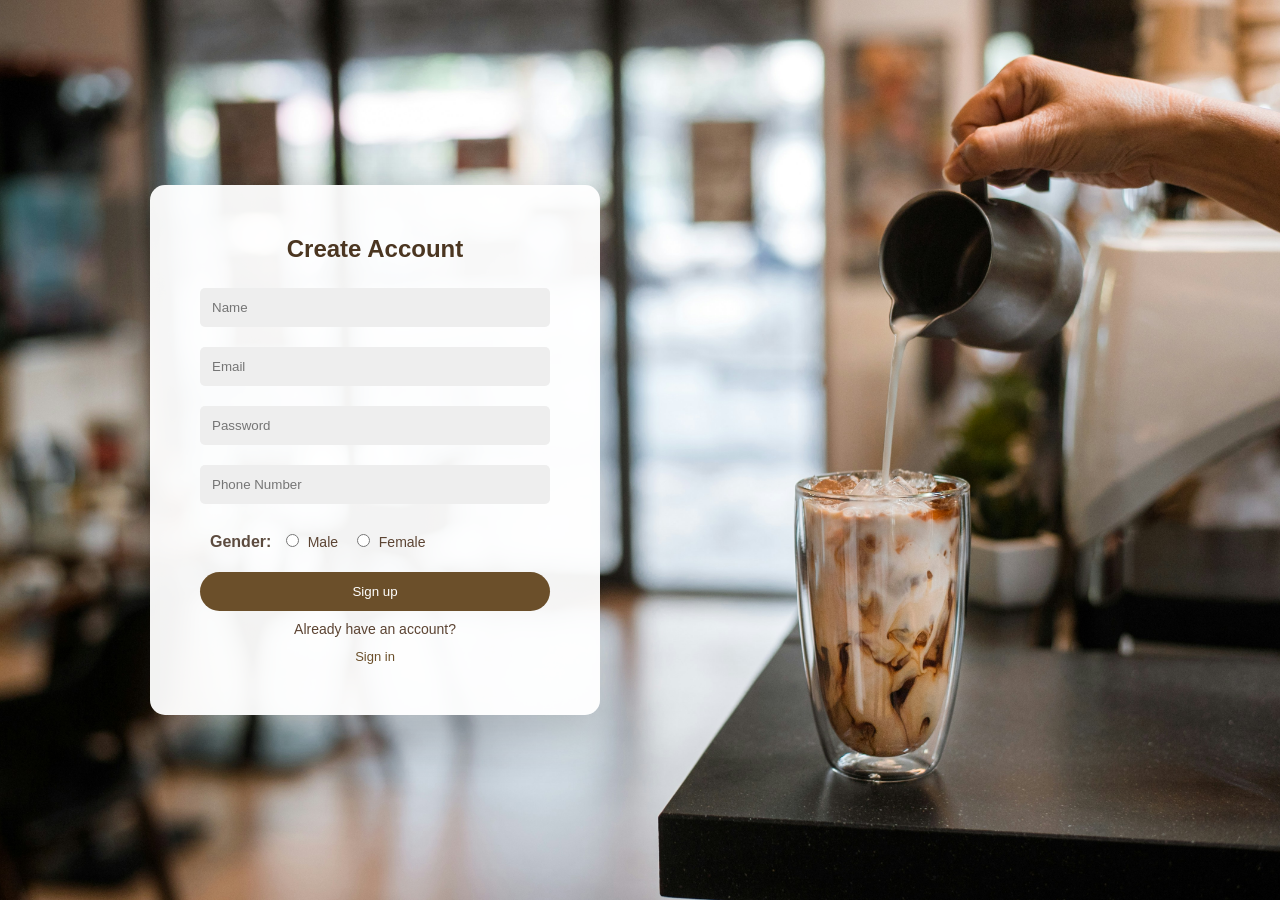
<file: signup.html>
<!DOCTYPE html>
<html lang="en" class="mnna">
<head>
<meta charset="UTF-8">
<title>Sign Up</title>
<link rel="stylesheet" href="styles.css">
</head>
<body class="signup-page">
<div class="cardform">

    <form class="form" action="menu.html" method="get">
    <h2>Create Account</h2>
    <input type="text" placeholder="Name">
    <input type="email" placeholder="Email">
    <input type="password" placeholder="Password">
        <input type="tel" placeholder="Phone Number">

<div class="gender">
  <span class="gender-title">Gender:</span>

  <label class="gender-option">
    <input type="radio" name="gender"> Male
  </label>

  <label class="gender-option">
    <input type="radio" name="gender"> Female
  </label>
</div>
    <button>Sign up</button>

    <p>Already have an account?</p>
    <a href="login.html">Sign in</a>
  </form>

</div>

</body>
</html>
</file>
<file: styles.css>
.mnna * {
	box-sizing: border-box;
	margin: 0;
	font-family: sans-serif;
}

.mnna body.role-page,
.mnna body.signup-page,
.mnna body.login-page {
	height: 100vh;
	background: url("./images/backgrounds/log-sign-bg.jpg") no-repeat center;
	background-size: cover;
}
.mnna body.about-page {
	height: 100vh;
	background: url("images/backgrounds/home-bg.jpg") no-repeat center;
	background-size: cover;
}


.mnna .about-page .cardform {
	left: 150px;
	top: 500%; 
	transform: translateY(-50%);

	background: rgba(255, 255, 255, 0.95);
	padding: 50px;
	width: 450px;
	border-radius: 15px;
	text-align: center;

	position: absolute;

	box-shadow: 0 20px 50px rgba(0, 0, 0, 0.2);
}

.mnna .cardform {
	left: 150px;
	top: 50%; 
	transform: translateY(-50%);

	background: rgba(255, 255, 255, 0.95);
	padding: 50px;
	width: 450px;
	border-radius: 15px;
	text-align: center;

	position: absolute;

	box-shadow: 0 20px 50px rgba(0, 0, 0, 0.2);
}

.mnna h1,.mnna
h2 {
	color: #4b3621;
	margin-bottom: 15px;
}

.mnna p {
	font-size: 14px;
	color: #5c4433;
	margin: 10px 0;
}

.mnna a {
	color: #6b4f2a;
	font-size: 13px;
	text-decoration: none;
}

.mnna input {
	width: 100%;
	padding: 12px;
	margin: 10px 0;
	border: none;
	background: #eee;
	border-radius: 5px;
}

.mnna button, .mnna
.btn {
	display: block;
	width: 100%;
	margin-top: 15px;
	padding: 12px;
	border: none;
	border-radius: 20px;
	background: #6b4f2a;
	color: white;
	cursor: pointer;
	text-decoration: none;
}

.mnna button:hover,.mnna
.btn:hover {
	transform: scale(1.05);
}



.mnna .subtitle {
	color: #8b6f4e;
	margin-bottom: 25px;
}

.mnna .roles {
	text-align: center;
}

.mnna .role {
	display: block;
	text-decoration: none;
	background: #efd8bc;
	margin: 10px 0;
	padding: 18px;
	border-radius: 12px;
	border: 2px solid #e7b667;
	color: #351c04;
	transition: 0.3s;
}

.mnna .role-title {
	font-weight: bold;
	font-size: 18px;
}

.mnna .role-desc {
	font-size: 12px;
	color: #8b6f4e;
	margin-top: 5px;
}

.mnna .role:hover {
	background: #e6d3b3;
	transform: scale(1.03);
	border-color: #6b4f2a;
}


.mnna .back-link {
	display: block;
	margin-top: 15px;
	font-size: 12px;
	color: #291a08;
	text-decoration: none;
}

.mnna .back-link:hover {
	text-decoration: underline;
}

.mnna .team-list {
	text-align: left;
	margin: 10px auto 20px;
	padding-left: 20px;
	color: #4b3621;
}

.mnna .team-list li {
	margin: 6px 0;
	font-size: 14px;
}
.mnna .gender {
	margin: 10px 0;
	text-align: left;   
	padding-left: 10px;
}


.mnna .gender-title {
	font-weight: bold;
	margin-right: 10px;
	color: #5c4b3f;

}

.mnna .gender-option {
	margin-right: 15px;
	font-size: 14px;
	color: #5c4433;
}

.mnna .gender-option input {
	width: auto;
	margin-right: 5px;
}


.mb body {
    font-family: 'Poppins', sans-serif;
    padding-top: 90px;
    background-color: #f5f0e6;
    min-height: 100vh;
}



.mb .container {
    width: 70%;
    margin: 30px auto;

    display: flex;
    gap: 30px;
    align-items: center;

    padding: 30px;
    border-radius: 18px;

    background: rgba(255, 255, 255, 0.92);
    backdrop-filter: blur(8px);

    box-shadow: 0 20px 60px rgba(0,0,0,0.35);
}

.mb .product-img img {
    width: 250px;
    height: auto;
    margin-right: 30px;
    margin-left: 20px;

    object-fit: contain;
    filter: drop-shadow(0 20px 25px rgba(0,0,0,0.25));
}

.mb .product-name {
    font-size: 30px;
    font-weight: 600;
    color: #63451a;
}

.mb .price {
    font-size: 22px;
    margin: 10px 0;
    color: #756049;
}

.mb .old-price {
    text-decoration: line-through;
    color: #ccc;
    margin-left: 10px;
}

.mb p, .mb details {
    color: #756049;
}

.mb select, .mb input {
    width: 100%;
    padding: 10px;
    margin-top: 6px;
    border: 1px solid #e0d6cc;
    border-radius: 8px;
    outline: none;
}

.mb .btn {
    margin-top: 20px;
    padding: 12px;
    background: linear-gradient(135deg, #63451a, #8b5e34);
    color: white;
    border: none;
    cursor: pointer;
    width: 100%;
    border-radius: 10px;
    font-weight: bold;
    transition: 0.3s;
}

.mb .btn:hover , .mb .back:hover {
    transform: translateY(-2px);
    box-shadow: 0 10px 20px rgba(0,0,0,0.2);
}

.mb .back {
    margin-top: 10px;
    padding: 10px;
    background: #d4a373;
    color: #3b2414;
    border: none;
    width: 100%;
    border-radius: 10px;
    cursor: pointer;
}

.mb .cart-section {
    width: 70%;
    margin: 20px auto;

    background: rgba(255,255,255,0.92);
    backdrop-filter: blur(8px);

    padding: 25px;
    border-radius: 18px;

    box-shadow: 0 20px 60px rgba(0,0,0,0.25);
}

.mb .cart-item {
    display: flex;
    justify-content: space-between;
    border-bottom: 1px solid #eee;
    padding: 12px 0;
    color: #756049;
}

.mb .total {
    margin-top: 15px;
    font-weight: bold;
    color: #63451a;
    font-size: 18px;
}

.mb .form-row {
    display: flex;
    align-items: center;
    margin-bottom: 12px;
    gap: 10px;
}

.mb .form-row label {
    width: 160px;
    color: #63451a;
    font-size: 14px;
}

.mb .hint {
    width: 100px;
    font-size: 12px;
    color: #756049;
    text-align: right;
}
.mb .number {
    width: 500px;

}
.mb textarea {
    width: 96%;
    height: 80px;
    padding: 10px;
    border: 1px solid #e0d6cc;
    border-radius: 8px;
    outline: none;
}

.mm .container {
    width: 90%;
    max-width: 1200px; 
    margin: 0 auto;
    padding: 0 20px;
  box-sizing: border-box;

   }

.mm .title {
  font-family: "Playfair Display", serif;
font-weight: 800;
  font-size: 200px;
  margin-bottom: 60px;
  letter-spacing: 3px;
  text-transform: capitalize;   
}


.mm body {
  margin: 0;
  padding-top: 60px;
  overflow-x: hidden;
}

.mm .home-content {
    height: 100%;
    padding-top: 100px;
    display: flex;
    align-items: center;
    font-family: "Playfair Display", serif;
}
.mm .home {
    height: 100vh;
    background: linear-gradient(rgba(0, 0, 0, 0.2), rgba(0, 0, 0, 0.2)),
        url("images/backgrounds/home-bg.jpg") no-repeat center center;
    background-size: cover;
    position: relative;
}

.mm .home-content .left h1 {
    font-size: 54px ; 
    font-family: "Playfair Display", serif;
  line-height: 1.2;
  color: #ffffff;
    margin-bottom: 20px;
}

.mm .home-content .left p {
    font-size: 18px ;
    font-family: "Playfair Display", serif;
     color: #ccc;
    padding-bottom: 25px;
}

.mm .left {
    max-width: 500px;
}


.mm .buttons {
    display: flex;
    gap: 15px;
    margin-bottom: 25px;
    transition: 0.3s;
}

.mm .btn-primary {
    background: rgb(99, 69, 26);
    border: 1px solid #aaa;
    padding: 10px 25px;
    color: #fff;
    border-radius: 25px;
    cursor: pointer;
  font-size: 14px;
  font-family: "Playfair Display", serif;
}
.mm .btn-primary:hover {
  background: #a8845f;
}
.mm .btn-secondary {
    background: #E1D0BD;
    border: 1px solid #aaa;
  font-family: "Playfair Display", serif;
    padding: 10px 25px;
    color: #63451a;
    border-radius: 25px;
   font-size: 14px;
    cursor: pointer;
}
.mm .btn-secondary:hover {
  background: #a8845f;
}
.mm .stats {
    display: flex;
    gap: 30px;
    font-size: 14px;
    color: #ccc;
    font-family: "Playfair Display", serif;
}
.navbar,
.navbar * {
  font-family: "Playfair Display", serif !important;
}
.navbar {
  position: fixed;
  top: 0;
  left: 0;
  width: 100%;
  height: 70px;
  display: flex;
  align-items: center;
  justify-content: space-between;
  padding: 0 30px;
  box-sizing: border-box;
  background: #E1D0BD;
  z-index: 1000;
  font-family: "Playfair Display", serif;

}

 .logo {
    width: 120px;
    display: flex;
}

 .nav-links {
  display: flex;
  gap: 25px;
  transform: none; 
}

 .nav-links a {
  text-decoration: none;
  gap: 20px;
  color: #756049;
  font-size: 18px;
  transition: 0.3s;
}

.nav-links a.active {
  color: #4a320f;
  font-weight: 600;
}

.nav-links a:hover,
.nav-links a:focus {
  color: #4a320f;
}

.nav-left {
  display: flex;
  align-items: center;
  gap: 40px; 
}

 .nav-icons {
  display: flex;
  align-items: center;
  gap: 18px;
}
 .nav-links {
    display: flex;
    gap: 20px;
    transform: translateX(12%);
}


 .icon-img {
  width: 24px;
  height: 24px;
  object-fit: contain;
  cursor: pointer;
  transition: 0.3s;
}

.icon-img:hover {
  transform: scale(1.1);
  opacity: 0.7;
}
 .new-drink .image img {
  width: 130%;
  max-width: 1100px;
}

 .icon-img:hover {
    transform: scale(1.1);
    opacity: 0.8;
}

.mm .coffee-item img {
  width: 180px;
  height: 220px;       
  object-fit: contain; 
  transition: 0.3s;
}

.mm .home:hover::after {
    height: 3px;
}

.mm .best-sellers {
  background: #fff8ee;
  padding: 100px 0;
  text-align: center;
  color: #3e2c23;
}

.mm .coffee-container {
  gap: 40px;
  display: flex;
  justify-content: center;
  padding-bottom: 40px;
  flex-wrap: wrap;
    
}

.mm .coffee-item {
  display: flex;
  flex-direction: column;
  align-items: center;
  width: 220px; 
  padding: 20px;
  background: white;
  border-radius: 20px;
  transition: 0.3s;
}



.mm .coffee-name {
  margin-top: 15px;
  font-size: 18px;
  font-weight: 600;
  padding: 8px 16px;
  background: rgba(255,255,255,0.6);
  border-radius: 20px;
  transition: 0.3s;
  min-height: 50px;   
  display: flex;
  align-items: center;
  justify-content: center;
font-family: 'Montserrat', sans-serif;
  text-transform: uppercase;
  letter-spacing: 1px;
}


.mm .coffee-item:hover {
  transform: translateY(-10px);
}

.mm .coffee-item:hover img {
  transform: scale(1.1);
}

.mm .coffee-item:hover .coffee-name {
  background: #c8a97e;
  color: white;
}
.mm .new-drink {
    height: 100vh;
    background: linear-gradient(rgba(0, 0, 0, 0.4), rgba(0, 0, 0, 0.4)),
        url("images/backgrounds/matcha.jpg") no-repeat center center;
    background-size: cover;
    position: relative;
}

.mm .new-drink-content {
  display: flex;
  align-items: center;
  justify-content: center;

  max-width: 1100px;
  margin: auto;
    height: 70vh;
  gap: 40px;
    color: #fffcf8;
}

.mm .new-drink .text {
  flex: 1;
   color: #442d0e; 
  font-size: 18 px;
}

.mm .new-drink h2 {
  padding-top: 200px;
  font-family: 'Playfair Display', serif;
  font-size: 25px;
  letter-spacing: 3px;
  color: #ffddac;
  margin-bottom: 10px;
  text-transform: uppercase;
}

.mm .new-drink h1 {
  font-family: 'Playfair Display', serif;
  font-size: 42px;
  color: #ffd1d9;
  margin-bottom: 20px;
}

.mm .new-drink p {
  font-size: 20px;
  color: #ffffff;
  line-height: 1.6;
  padding-bottom: 25px;
}

.mm .btn {
  padding: 10px 25px;
  background: #c8a97e;
  color: white;
  border-radius: 25px;
  text-decoration: none;
  transition: 0.3s;
}

.mm .btn:hover {
  background: #a8845f;
}


.mm .new-drink .image {
  flex: 1;
  text-align: center;
  position: relative;
}


.mm .new-drink .image::before {
  content: "";
  position: absolute;
  width: 260px;
  height: 260px;
  border-radius: 50%;
  top: 50%;
  left: 50%;
  transform: translate(-50%, -50%);
  z-index: 0;
}


.mm .new-drink .image img {
  max-width: 500px;
    transform: none; 
  width: 3000px;
  position: relative;
  z-index: 1;
  transition: 0.3s;
}

.mm .contact-section {
  background: #fffcf8;
  padding-top: 20px;
  text-align: center;
  color: #3e2c23;
  
}

.mm .contact-container {
  max-width: 1100px;
  height: 90vh;
  margin: auto;
  display: flex;
  justify-content: center;
  align-items: flex-start;
  flex-wrap: wrap;
  gap: 40px;
}

.mm .contact-info {
  flex: 2;
  text-align: left;
}

.mm .contact-info h3 {
  font-family: 'Playfair Display', serif;
  font-size: 28px;
  margin-bottom: 15px;
}

.mm .contact-info p {
  margin-bottom: 5px;
  color: #5a463a;
  font-family: 'Playfair Display', serif;
}


.mm .contact-form {
  flex: 1;
  display: flex;
  flex-direction: column;
  gap: 15px;
  font-family: 'Playfair Display', serif;
  margin-top: 35px; 
}

.contact-form input,
.mm .contact-form textarea {
  padding: 12px 15px;
  border: none;
  border-radius: 10px;
  background: white;
  font-size: 14px;
  outline: none;
    font-family: 'Playfair Display', serif; 
}
.mm .map-container {
  margin-top: 10px;
  padding: 0;
}
.mm .map-container iframe {
  width: 320px;     
  height: 180px;
  border: 0;
  border-radius: 12px;
  display: block;
}

.mm .contact-form button {
  padding: 12px;
  background: #6b4f2a;
  color: white;
  border: none;
  border-radius: 25px;
  cursor: pointer;
  transition: 0.3s;
    font-family: 'Playfair Display', serif;
}

.mm .contact-form button:hover {
  background: #a8845f;
}

.mm .menu-section {
  background: #fff8ee;
  padding: 40px 80px;
  max-width: 1200px;
  margin: auto;
}
.mm .menu-section h2{
  color: #2f1c07;
}
.mm .title {
  text-align: center;
  font-size: 42px;
  margin-bottom: 50px;
}


.mm .category-title {
  font-size: 24px;
  margin-bottom: 20px;
  border-left: 5px solid #c8a97e;
  padding-left: 10px;
}


.mm .slider-wrapper {
  position: relative;
  display: flex;
  align-items: center;
}

.mm .iced-slider {
  display: flex;
  gap: 30px;
  overflow-x: auto;
  padding: 20px;
  scroll-behavior: smooth;
}

.mm .iced-slider::-webkit-scrollbar {
  display: none;
}



.mm .card {
   width: 250px;
    background: white; 
    border-radius: 15px; 
    padding: 20px;

    flex: 0 0 auto; 
    transition: 0.3s;
    box-shadow: 0 4px 15px rgba(0,0,0,0.05); 
    box-sizing: border-box; 

    display: flex;
    flex-direction: column;
}

.mm .card img {
    width: 100%;
    height: 160px; 
    object-fit: contain; 
    margin-bottom: 15px;
}


.mm .card-info {
    flex-grow: 1; 
    display: flex;
    flex-direction: column;
}

.mm .card-info h3 {
    font-size: 16px;
    margin: 0 0 10px 0;
}


.mm .desc {
    font-size: 13px;
    color: #8b6f5a;
    line-height: 1.4;
  margin: 0 0 10px 0; }

.mm .ingredients {
    font-size: 12px;
    color: #bfa37a;
    margin: 0 0 20px 0; 
    flex-grow: 1; 
}

.mm .card-bottom {
    display: flex;
    justify-content: space-between;
    align-items: center;
    margin-top: auto; 
    padding-top: 10px;
    border-top: 1px solid #eee; 
}

.mm .card-bottom span {
    font-weight: bold;
    font-size: 16px;
}


.mm .add-btn {
    border: 1px solid #d6c2a8;
    background-color: #756049;
    padding: 8px 15px;
    border-radius: 20px;
    font-size: 12px;
    cursor: pointer;
    color: #ffffff;
    transition: 0.3s;
}

.mm .add-btn:hover {
    background: #c8a97e;
    color: white;
}
.mm .allergy-info {
    font-size: 11px;          
    color: #b5651d;           
    font-style: italic;        
    margin-top: 5px;         
    margin-bottom: 10px;
    display: flex;
    align-items: center;
}


.mm .allergy-info::before {
    content: "⚠️"; 
    margin-right: 5px;
    font-size: 12px;
}

.mm body {
  font-size: clamp(14px, 1vw, 18px);
}

.mm .new-drink .image img {
  width: 100%;
  max-width: 880px; 
  height: auto;
}


.mm .card {
  width: clamp(180px, 20vw, 240px);
}


.mm .card img {
  height: clamp(140px, 18vw, 160px);
}

.mm .title {
  font-size: clamp(28px, 4vw, 42px);
}

.mm .category-title {
  font-size: clamp(18px, 2.5vw, 24px);
}

.mm .menu-section {
  padding: clamp(20px, 5vw, 40px) clamp(20px, 6vw, 80px);
}


.mm .navbar {
  padding: 0 clamp(20px, 5vw, 50px);
}


.mm .new-drink-content {
  gap: clamp(20px, 5vw, 60px);
}


.mm .contact-container {
  gap: clamp(20px, 5vw, 60px);
}


.mm .iced-slider {
  padding: 20px clamp(10px, 3vw, 20px);
}
.mm .map-container {
  max-width: 1100px;
  margin: 40px auto 0;
  padding: 0 20px;
}
.bushra:root {
  --dark-brown: #4b3214;
  --medium-brown: #6f4e37;
  --cream: #f8f4ee;
  --gray: #d6d6d6;
}


body.bushra {
  font-family: 'Playfair Display', serif;
  margin: 0;
  height: 150vh;
  position: relative;
  overflow-x: hidden;
  background: #f5efe7;
}

.bushra .navbar {
  display: flex;
  justify-content: space-between;
  align-items: center;
  padding: 15px 40px;
  background: #d9c2a7;
}

.bushra .logo {
  width: 120px;
}

.bushra .nav-links a {
  margin: 0 10px;
  text-decoration: none;
  color: var(--dark-brown);
  font-weight: 500;
}

.bushra .icon-img {
  width: 22px;
  margin-left: 10px;
}

.bushra .container {
  margin-top: 60px;
  display: flex;
  flex-direction: column;
  align-items: center;
}

.bushra .buttons {
  display: flex;
  flex-wrap: wrap;
  justify-content: center;
  gap: 15px;
  margin-top: 15px;
}

.bushra .buttons button {
  width: 45%;
}

.bushra .card {
  width: 55%;
  background: white;
  margin: 40px auto;
  padding: 35px;
  border-radius: 25px;
  text-align: center;
  box-shadow: 0 10px 25px rgba(0,0,0,0.1);
}

.bushra .input-group {
  margin: 8px;
}

.bushra input {
  font-family: 'Playfair Display', serif;
  width: 90%;
  padding: 12px;
  border: 1px solid var(--gray);
  font-size: 16px;
  background: white;
  margin: 8px 0;
  border-radius: 20px;
  box-shadow: 0 8px 20px rgba(0,0,0,0.05);
}

.bushra input::placeholder {
  font-size: 14px;
  color: #bbb8b4;
}

.bushra input[type="file"] {
  width: 28%;
  font-family: 'Playfair Display', serif;
  font-size: 14px;
  color: #6f4e37;
  border: 1px solid #ddd;
  background: #fff;
  border-radius: 30px;
  padding: 6px;
  cursor: pointer;
}
.bushra .products{
  font-family: 'Playfair Display', serif;
  width: 60%;
  padding: 10px;
  font-size: 16px;
  margin: 2px auto;
  border-radius: 20px;
}
.bushra input[type="file"]::file-selector-button {
  background: var(--medium-brown);
  font-family: 'Playfair Display', serif;
  color: white;
  border: none;
  padding: 8px 15px;
  border-radius: 40px;
  margin-right: 10px;
  cursor: pointer;
}

.bushra .form-card {
  width: 55%;
  background: white;
  padding: 30px;
  border-radius: 25px;
  box-shadow: 0 10px 25px rgba(0,0,0,0.1);
  margin: 40px auto;
  text-align: center;
}

.bushra .form-card h2 {
  margin-bottom: 20px;
  color: var(--dark-brown);
}

.bushra select {
  width: 28%;
  padding: 12px;
  border-radius: 20px;
  border: 1px solid var(--gray);
  font-family: 'Playfair Display', serif;
  background: white;
  color: var(--medium-brown);
  box-shadow: 0 8px 20px rgba(0,0,0,0.05);
  cursor: pointer;
}

.bushra select:focus {
  outline: none;
  border-color: var(--medium-brown);
}


.bushra .add-btn {
  padding: 12px 40px;
  border-radius: 30px;
  border: none;
   margin-top: 10px;
  background: linear-gradient(135deg, var(--medium-brown), var(--dark-brown));
  color: white;
  cursor: pointer;
}

.bushra .add-btn:hover {
  transform: translateY(-3px);
 
}

.bushra .table-card {
  width: 73%;
  background: white;
  padding: 25px;
  border-radius: 25px;
  box-shadow: 0 10px 25px rgba(0,0,0,0.1);
  margin: 40px auto;
}

.bushra table {
  width: 100%;
  border-collapse: collapse;
}

.bushra th {
  text-align: center;
  padding: 15px;
  color: var(--dark-brown);
}

.bushra td {
  text-align: center;
  padding: 15px;
  border-top: 1px solid #eee;
}


.bushra .orders-container {
  width: 55%;
  margin: 40px auto;
  background: #E1D0BD;
  padding: 30px;
  border-radius: 30px;
}

.bushra .orders-header {
  display: flex;
  justify-content: space-between;
  align-items: center;
  margin-bottom: 25px;
}

.bushra .orders-header h2 {
  font-size: 26px;
  color: var(--dark-brown);
}

.bushra .header-date {
  font-size: 14px;
  color: #8b6f47;
}

.bushra .order-card {
  background: white;
  margin: 15px 0;
  border-radius: 20px;
  box-shadow: 0 8px 20px rgba(0,0,0,0.05);
}

.bushra .order-card summary {
  padding: 20px;
  cursor: pointer;
  display: flex;
  font-weight: 600;
}

.bushra .order-details {
  padding: 20px;
  border-top: 1px solid #eee;
}

.bushra .item {
  display: flex;
  justify-content: space-between;
  margin: 6px 0;
  color: var(--medium-brown);
}

.bushra .total {
  margin-top: 12px;
  font-weight: bold;
  color: var(--dark-brown);
  text-align: right;
}
.bushra button {
  width: 250px;
  background: linear-gradient(135deg, var(--medium-brown), var(--dark-brown));
  border: none;
  padding: 12px;
  color: white;
  border-radius: 30px;
  cursor: pointer;
  transition: 0.3s;
  font-family: 'Playfair Display', serif;
}

.bushra .edit-btn {
  background: var(--medium-brown);
  border: none;
  color: white;
  padding: 8px 15px;
  border-radius: 20px;
  cursor: pointer;
  width: 80px;
}

.bushra .delete-btn {
  background: #922b21;
  border: none;
  color: white;
  padding: 8px 10px;
  border-radius: 20px;
  cursor: pointer;
  width: 80px;
}


.bushra button:hover {
  transform: translateY(-3px);
}
.bushra .edit-btn:hover,
.bushra .delete-btn:hover {
  transform: scale(1.1);
}

.bushra .logout {
  display: block;
  margin: 20px auto;
  background: linear-gradient(135deg, #c0392b, #922b21);
  padding: 12px 30px;
  border-radius: 30px;
  color: white;
  border: none;
  cursor: pointer;
}

.bushra .logout:hover {
  transform: scale(1.05);
}
</file>
